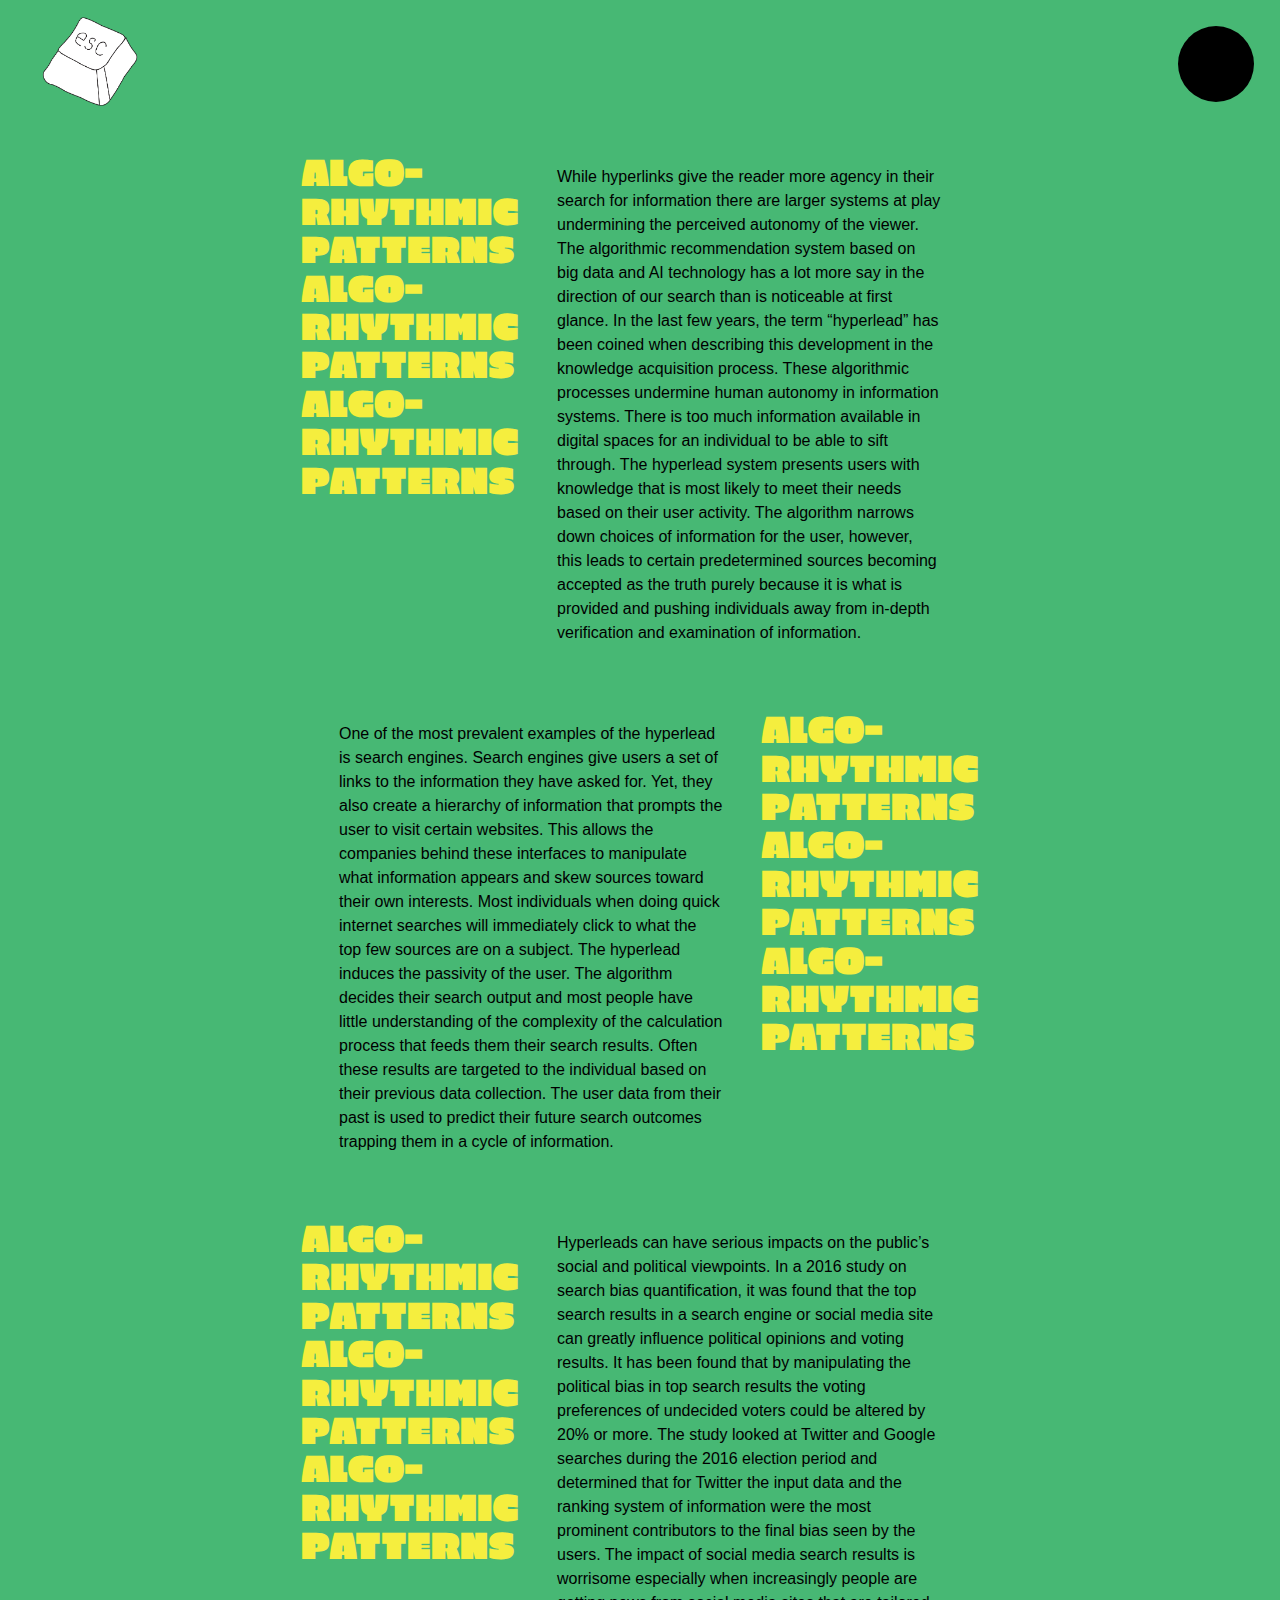
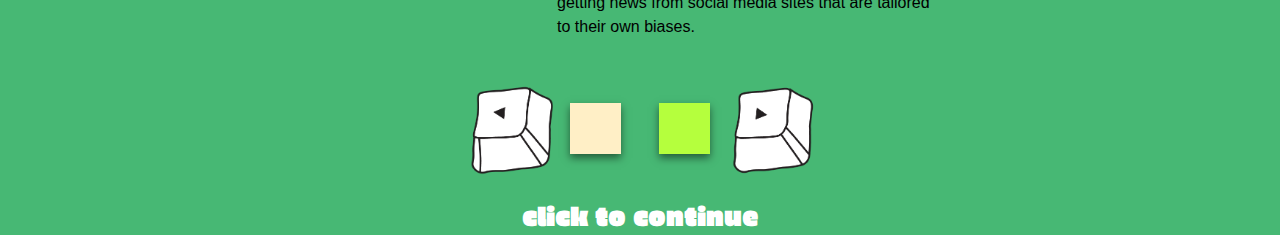
<file: algopatterns.html>
<!DOCTYPE html>
<html lang="en">
  <head>
    <meta charset="UTF-8" />
    <meta name="viewport" content="width=device-width, initial-scale=1.0" />
    <title>Document</title>
    <link rel="stylesheet" href="styles.css" />
    <link
      href="https://fonts.googleapis.com/css2?family=Erica+One&family=League+Gothic&display=swap"
      rel="stylesheet"
    />
  </head>
  <body id="patterns">
    <!-- top section ---------------------------------------------------------->
    <div class="top">
      <a href="index.html">
        <img class="esc" src="IMAGES/ESC.png" alt="Escape Key" />
      </a>
      <div class="circle"></div>
    </div>

    <!-- main body --------------------------------------------------------------------->
    <div class="algmain">
      <div class="algleft">
        ALGO- <br />
        RHYTHMIC <br />
        PATTERNS <br />
        ALGO- <br />
        RHYTHMIC <br />
        PATTERNS<br />
        ALGO- <br />
        RHYTHMIC <br />
        PATTERNS
      </div>
      <div class="algright">
        <p id="algtext">
          While hyperlinks give the reader more agency in their search for
          information there are larger systems at play undermining the perceived
          autonomy of the viewer. The algorithmic recommendation system based on
          big data and AI technology has a lot more say in the direction of our
          search than is noticeable at first glance. In the last few years, the
          term “hyperlead” has been coined when describing this development in
          the knowledge acquisition process. These algorithmic processes
          undermine human autonomy in information systems. There is too much
          information available in digital spaces for an individual to be able
          to sift through. The hyperlead system presents users with knowledge
          that is most likely to meet their needs based on their user activity.
          The algorithm narrows down choices of information for the user,
          however, this leads to certain predetermined sources becoming accepted
          as the truth purely because it is what is provided and pushing
          individuals away from in-depth verification and examination of
          information.
        </p>
      </div>
    </div>

    <div class="algmain">
      <div class="algleft2">
        <p id="algtext">
          One of the most prevalent examples of the hyperlead is search engines.
          Search engines give users a set of links to the information they have
          asked for. Yet, they also create a hierarchy of information that
          prompts the user to visit certain websites. This allows the companies
          behind these interfaces to manipulate what information appears and
          skew sources toward their own interests. Most individuals when doing
          quick internet searches will immediately click to what the top few
          sources are on a subject. The hyperlead induces the passivity of the
          user. The algorithm decides their search output and most people have
          little understanding of the complexity of the calculation process that
          feeds them their search results. Often these results are targeted to
          the individual based on their previous data collection. The user data
          from their past is used to predict their future search outcomes
          trapping them in a cycle of information.
        </p>
      </div>

      <div class="algright2">
        ALGO- <br />
        RHYTHMIC <br />
        PATTERNS <br />
        ALGO- <br />
        RHYTHMIC <br />
        PATTERNS<br />
        ALGO- <br />
        RHYTHMIC <br />
        PATTERNS
      </div>
    </div>

    <div class="algmain">
      <div class="algleft">
        ALGO- <br />
        RHYTHMIC <br />
        PATTERNS <br />
        ALGO- <br />
        RHYTHMIC <br />
        PATTERNS<br />
        ALGO- <br />
        RHYTHMIC <br />
        PATTERNS
      </div>
      <div class="algright">
        <p id="algtext">
          Hyperleads can have serious impacts on the public’s social and
          political viewpoints. In a 2016 study on search bias quantification,
          it was found that the top search results in a search engine or social
          media site can greatly influence political opinions and voting
          results. It has been found that by manipulating the political bias in
          top search results the voting preferences of undecided voters could be
          altered by 20% or more. The study looked at Twitter and Google
          searches during the 2016 election period and determined that for
          Twitter the input data and the ranking system of information were the
          most prominent contributors to the final bias seen by the users. The
          impact of social media search results is worrisome especially when
          increasingly people are getting news from social media sites that are
          tailored to their own biases.
        </p>
      </div>
    </div>

    <!-- bottom bar -------------------------------------------------------------------->
    <div class="bottombar">
      <img class="left-arrow" src="IMAGES/left arrow.png" alt="left arrow" />
      <div class="sq-beige">
        <a href="confitmationbias.html"></a>
      </div>
      <div class="sq-limegreen">
        <a href="hyperlinks.html"></a>
      </div>
      <img class="right-arrow" src="IMAGES/right arrow.png" alt="right arrow" />
    </div>

    <div class="click">click to continue</div>

    <script src="script.js"></script>
  </body>
</html>
</file>
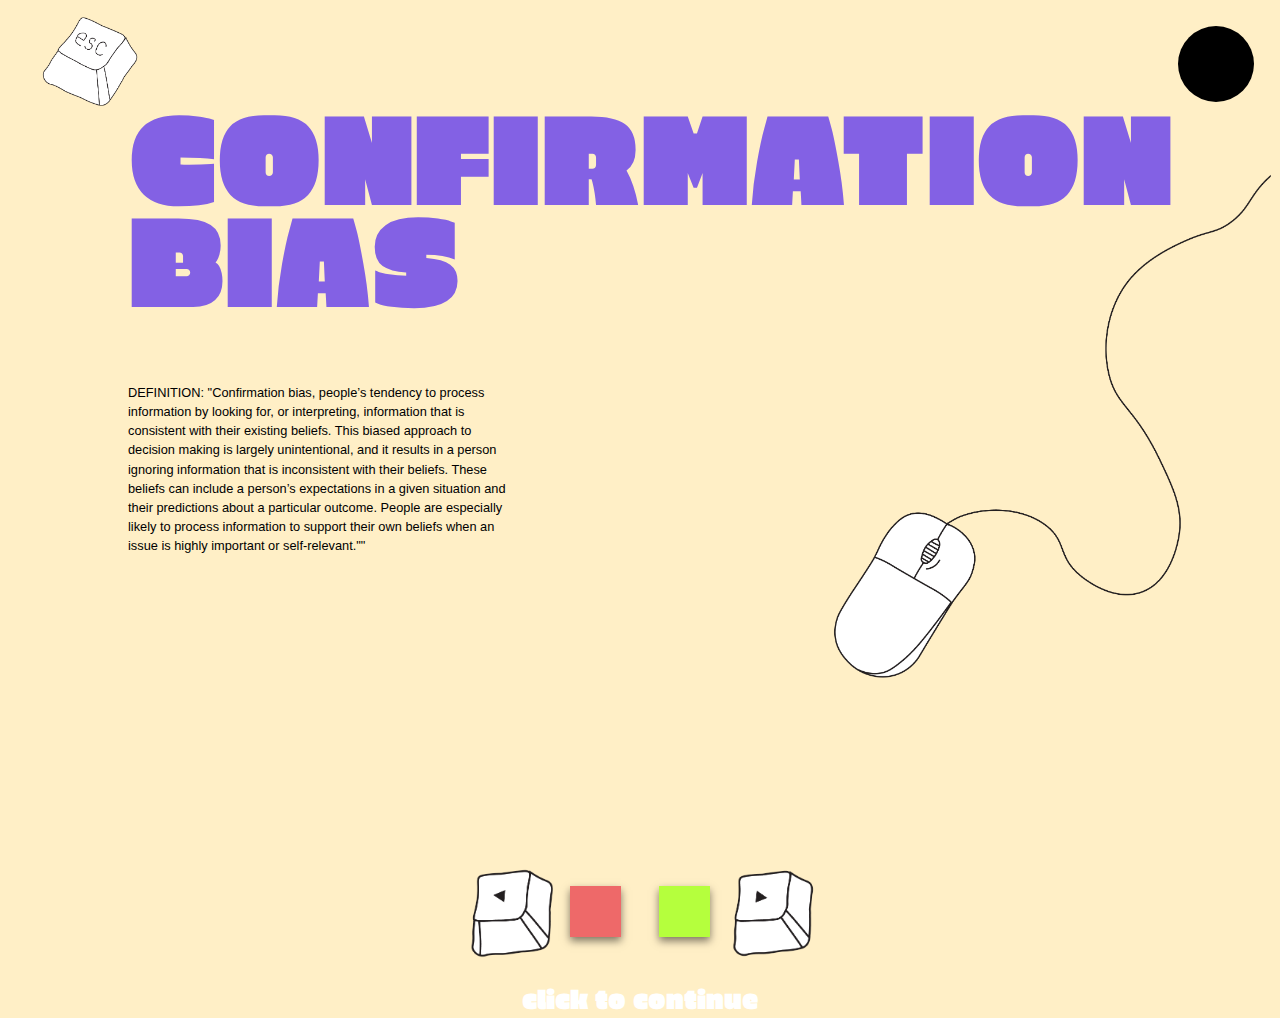
<file: confitmationbias.html>
<!DOCTYPE html>
<html lang="en">
  <head>
    <meta charset="UTF-8" />
    <meta name="viewport" content="width=device-width, initial-scale=1.0" />
    <title>Document</title>
    <link rel="stylesheet" href="styles.css" />
    <link
      href="https://fonts.googleapis.com/css2?family=Erica+One&family=League+Gothic&display=swap"
      rel="stylesheet"
    />
  </head>
  <body id="bias">
    <!-- top section ---------------------------------------------------------->
    <div class="top">
      <a href="index.html">
        <img class="esc" src="IMAGES/ESC.png" alt="Escape Key" />
      </a>
      <div class="circle"></div>
    </div>
    <!-- main body --------------------------------------------------------------------->

    <div id="biastitle">
      CONFIRMATION <br />
      <br />
      BIAS
    </div>

    <div class="biasmain">
      <div class="biasleft">
        <p id="biastext">
          DEFINITION: "Confirmation bias, people’s tendency to process
          information by looking for, or interpreting, information that is
          consistent with their existing beliefs. This biased approach to
          decision making is largely unintentional, and it results in a person
          ignoring information that is inconsistent with their beliefs. These
          beliefs can include a person’s expectations in a given situation and
          their predictions about a particular outcome. People are especially
          likely to process information to support their own beliefs when an
          issue is highly important or self-relevant.""

          <br />
        </p>
      </div>
      <div class="biasright">
        <img id="mouse" src="IMAGES/mouse.png" alt="computer mouse" />
      </div>
    </div>
    <!-- bottom bar -------------------------------------------------------------------->

    <div class="bottombar">
      <img class="left-arrow" src="IMAGES/left arrow.png" alt="left arrow" />
      <div class="sq-red">
        <a href="printtodigital.html"></a>
      </div>
      <div class="sq-limegreen">
        <a href="hyperlinks.html"></a>
      </div>

      <img class="right-arrow" src="IMAGES/right arrow.png" alt="right arrow" />
    </div>

    <div class="click">click to continue</div>

    <script src="script.js"></script>
  </body>
</html>
</file>
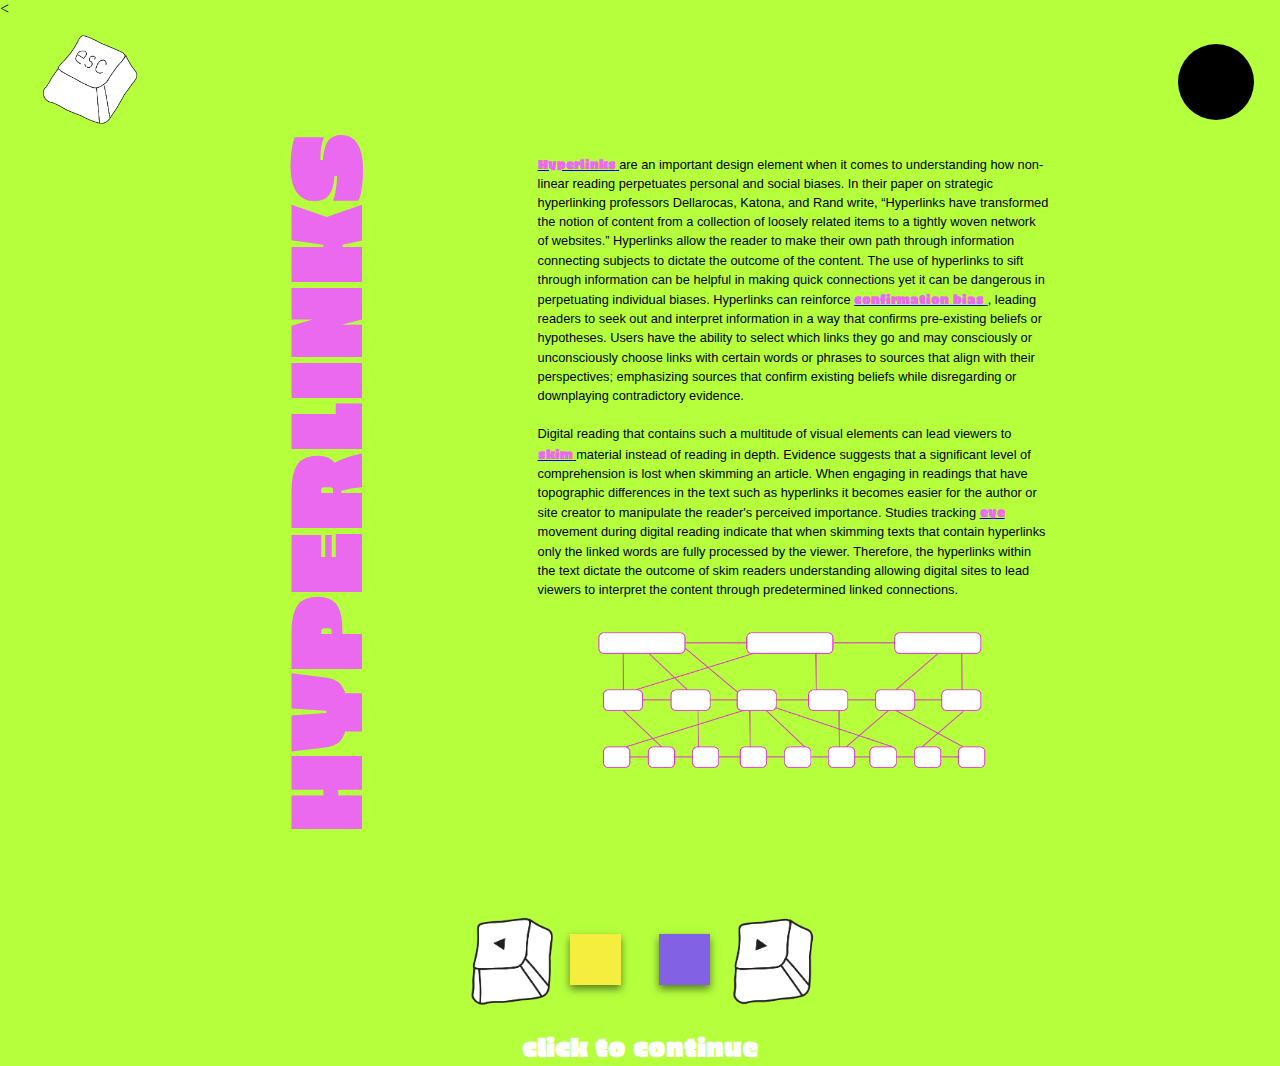
<file: hyperlinks.html>
<<!DOCTYPE html>
<html lang="en">
  <head>
    <meta charset="UTF-8" />
    <meta name="viewport" content="width=device-width, initial-scale=1.0" />
    <title>Document</title>
    <link rel="stylesheet" href="styles.css" />
    <link
      href="https://fonts.googleapis.com/css2?family=Erica+One&display=swap"
      rel="stylesheet"
    />
    <link
      href="https://fonts.googleapis.com/css2?family=League+Gothic&display=swap"
      rel="stylesheet"
    />
  </head>
  <body id="hyperlink">
    <!-- top section ---------------------------------------------------------->
    <div class="top">
      <a href="index.html">
        <img class="esc" src="IMAGES/ESC.png" alt="Escape Key" />
      </a>
      <div class="circle"></div>
    </div>
    <!-- main body --------------------------------------------------------------------->
    <div class="mainbodyh">
      <div class="hyperleft">
        <div id="htitle">HYPERLINKS</div>
      </div>
      <div class="hyperright">
        <p id="htext">
          <a
            href="https://www.google.com/search?q=hyperlink&rlz=1C5CHFA_enUS720US721&oq=hyperli&gs_lcrp=EgZjaHJvbWUqDggAEEUYJxg7GIAEGIoFMg4IABBFGCcYOxiABBiKBTIGCAEQRRg5MgYIAhAjGCcyEwgDEC4YgwEYrwEYxwEYsQMYgAQyDQgEEAAYgwEYsQMYgAQyBggFEEUYPTIGCAYQRRg9MgYIBxBFGDyoAgCwAgA&sourceid=chrome&ie=UTF-8"
            class="special-link"
          >
            <span class="special-word">Hyperlinks</span>
          </a>
          are an important design element when it comes to understanding how
          non-linear reading perpetuates personal and social biases. In their
          paper on strategic hyperlinking professors Dellarocas, Katona, and
          Rand write, “Hyperlinks have transformed the notion of content from a
          collection of loosely related items to a tightly woven network of
          websites.” Hyperlinks allow the reader to make their own path through
          information connecting subjects to dictate the outcome of the content.
          The use of hyperlinks to sift through information can be helpful in
          making quick connections yet it can be dangerous in perpetuating
          individual biases. Hyperlinks can reinforce
          <a href="confitmationbias.html" class="special-link">
            <span class="special-word">confirmation bias</span> </a
          >, leading readers to seek out and interpret information in a way that
          confirms pre-existing beliefs or hypotheses. Users have the ability to
          select which links they go and may consciously or unconsciously choose
          links with certain words or phrases to sources that align with their
          perspectives; emphasizing sources that confirm existing beliefs while
          disregarding or downplaying contradictory evidence. <br />
          <br />
          Digital reading that contains such a multitude of visual elements can
          lead viewers to
          <a
            href="https://www.merriam-webster.com/dictionary/skim"
            class="special-link"
          >
            <span class="special-word">skim</span>
          </a>
          material instead of reading in depth. Evidence suggests that a
          significant level of comprehension is lost when skimming an article.
          When engaging in readings that have topographic differences in the
          text such as hyperlinks it becomes easier for the author or site
          creator to manipulate the reader's perceived importance. Studies
          tracking
          <a
            href="https://www.google.com/search?sca_esv=2f61a0c390a4d1ff&sca_upv=1&rlz=1C5CHFA_enUS720US721&sxsrf=ACQVn08rebjYIQLrljEaHlsTEf6idDxnWg:1714548993982&q=eye&uds=[base64]&udm=2&prmd=ivsmnbtz&sa=X&ved=2ahUKEwik2vHd-OuFAxW5LUQIHUVdC6YQtKgLegQIERAB&biw=1440&bih=813&dpr=2"
            class="special-link"
          >
            <span class="special-word">eye</span>
          </a>
          movement during digital reading indicate that when skimming texts that
          contain hyperlinks only the linked words are fully processed by the
          viewer. Therefore, the hyperlinks within the text dictate the outcome
          of skim readers understanding allowing digital sites to lead viewers
          to interpret the content through predetermined linked connections.
        </p>
        <img id="map" src="IMAGES/link map.png" alt="map of links" />
      </div>
    </div>
    <!-- bottom bar -------------------------------------------------------------------->
    <div class="bottombar">
      <img class="left-arrow" src="IMAGES/left arrow.png" alt="left arrow" />
      <div class="sq-yellow">
        <a href="textarchitecture.html"></a>
      </div>
      <div class="sq-blue">
        <a href="multimodularity.html"></a>
      </div>
      <img class="right-arrow" src="IMAGES/right arrow.png" alt="right arrow" />
    </div>
    <div class="click">click to continue</div>
    <script src="script.js"></script>
  </body>
</html>
</file>
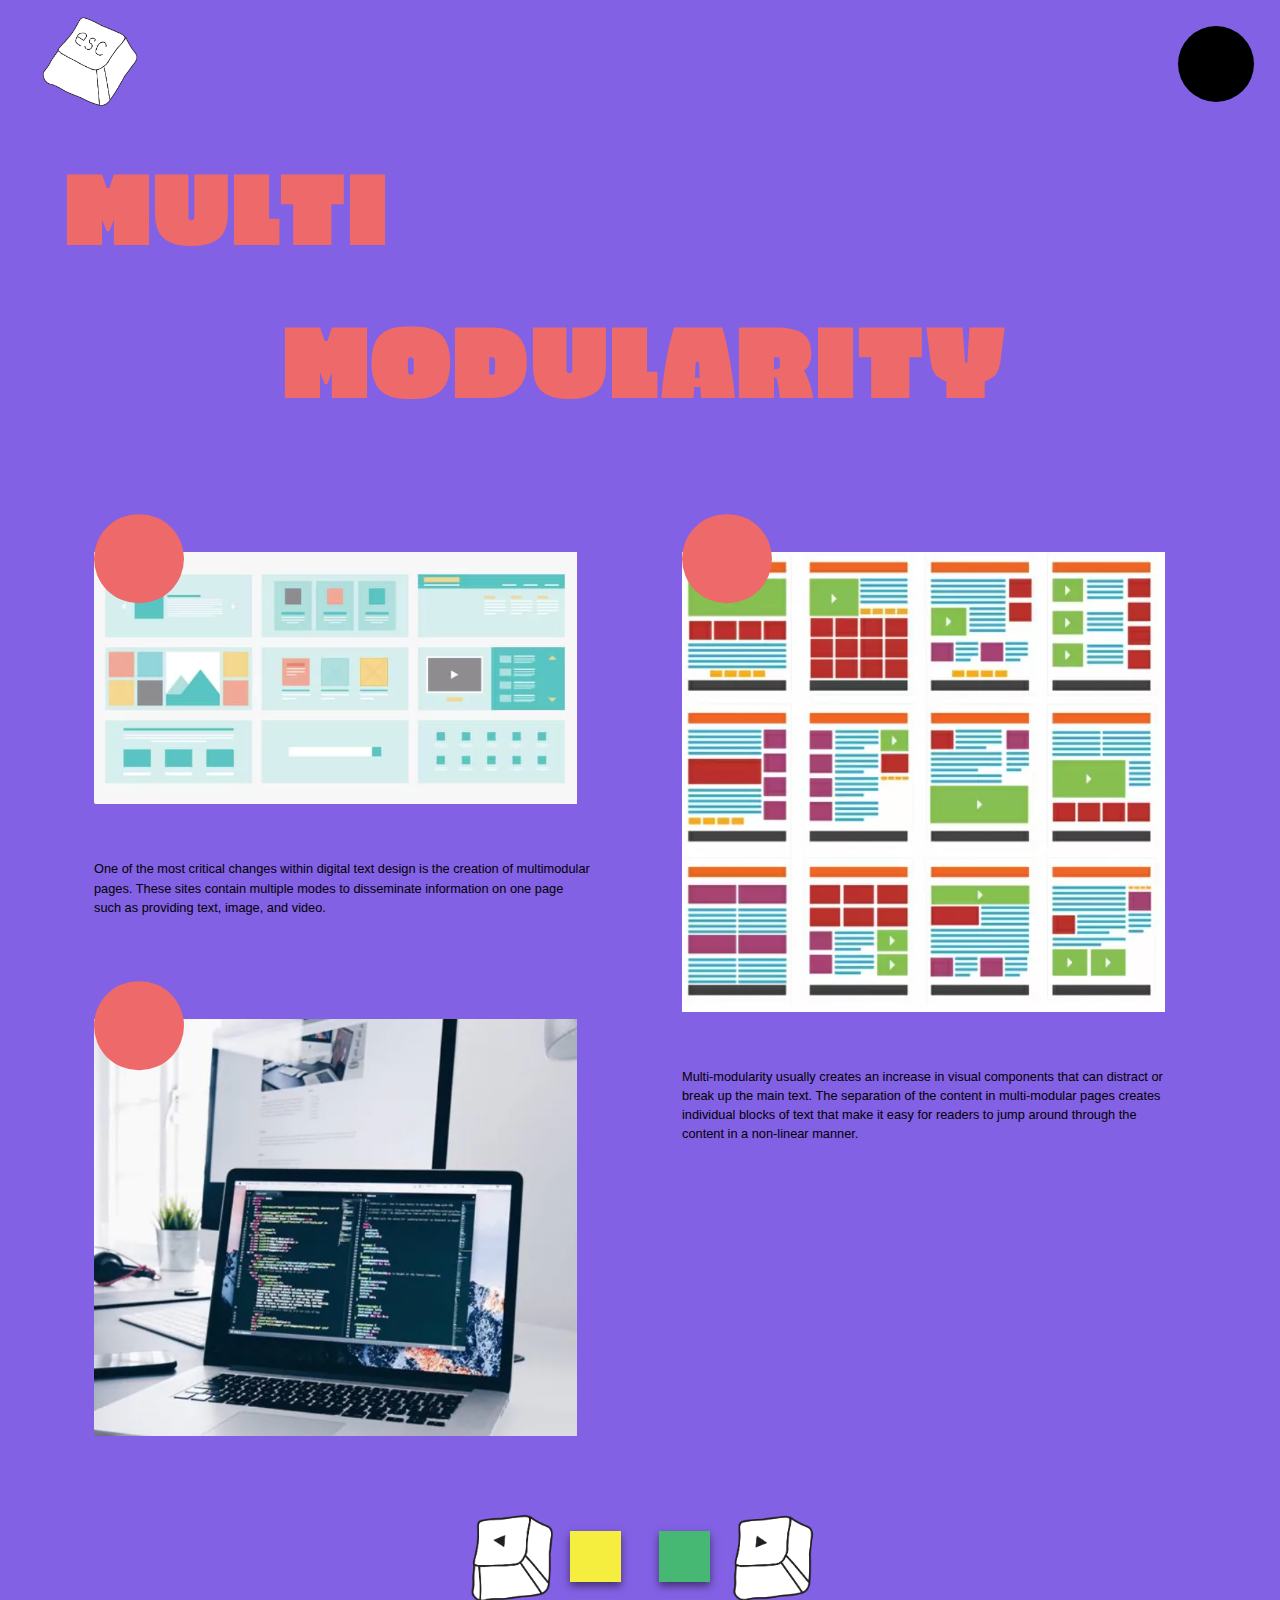
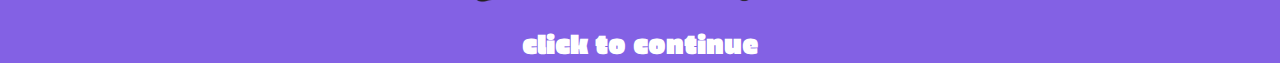
<file: multimodularity.html>
<!DOCTYPE html>
<html lang="en">
  <head>
    <meta charset="UTF-8" />
    <meta name="viewport" content="width=device-width, initial-scale=1.0" />
    <title>Document</title>
    <link rel="stylesheet" href="styles.css" />
    <link
      href="https://fonts.googleapis.com/css2?family=Erica+One&family=League+Gothic&display=swap"
      rel="stylesheet"
    />
  </head>
  <body id="modularity">
    <!-- top section ---------------------------------------------------------->
    <div class="top">
      <a href="index.html">
        <img class="esc" src="IMAGES/ESC.png" alt="Escape Key" />
      </a>
      <div class="circle"></div>
    </div>
    <!-- BODY ----------------------------------------->

    <div id="multititle">MULTI</div>
    <div id="multititle2">MODULARITY</div>

    <div class="content">
      <div class="column">
        <div class="redcircle"></div>
        <img src="IMAGES/multmod.png" alt="Image 1" />
        <p class="multtext">
          One of the most critical changes within digital text design is the
          creation of multimodular pages. These sites contain multiple modes to
          disseminate information on one page such as providing text, image, and
          video.
        </p>
        <div class="redcircle"></div>
        <img id="computer" src="IMAGES/Multmod3.png" alt="Image 1" />
      </div>

      <div class="column">
        <div class="redcircle"></div>
        <img src="IMAGES/Multmod2.png" alt="Image 2" />
        <p class="multtext">
          Multi-modularity usually creates an increase in visual components that
          can distract or break up the main text. The separation of the content
          in multi-modular pages creates individual blocks of text that make it
          easy for readers to jump around through the content in a non-linear
          manner.
        </p>
        <iframe
          width="560"
          height="315"
          src="https://www.youtube.com/embed/A-wi-zrMlzE"
          frameborder="0"
          allow="autoplay; encrypted-media"
          allowfullscreen
        ></iframe>
      </div>
    </div>
    <!-- bottom section ---------------------------------------------------------->
    <div class="bottombar">
      <img class="left-arrow" src="IMAGES/left arrow.png" alt="left arrow" />
      <div class="sq-yellow">
        <a href="textarchitecture.html"></a>
      </div>
      <div class="sq-green">
        <a href="algopatterns.html"></a>
      </div>
      <img class="right-arrow" src="IMAGES/right arrow.png" alt="right arrow" />
    </div>

    <div class="click">click to continue</div>

    <script src="script.js"></script>
  </body>
</html>
</file>
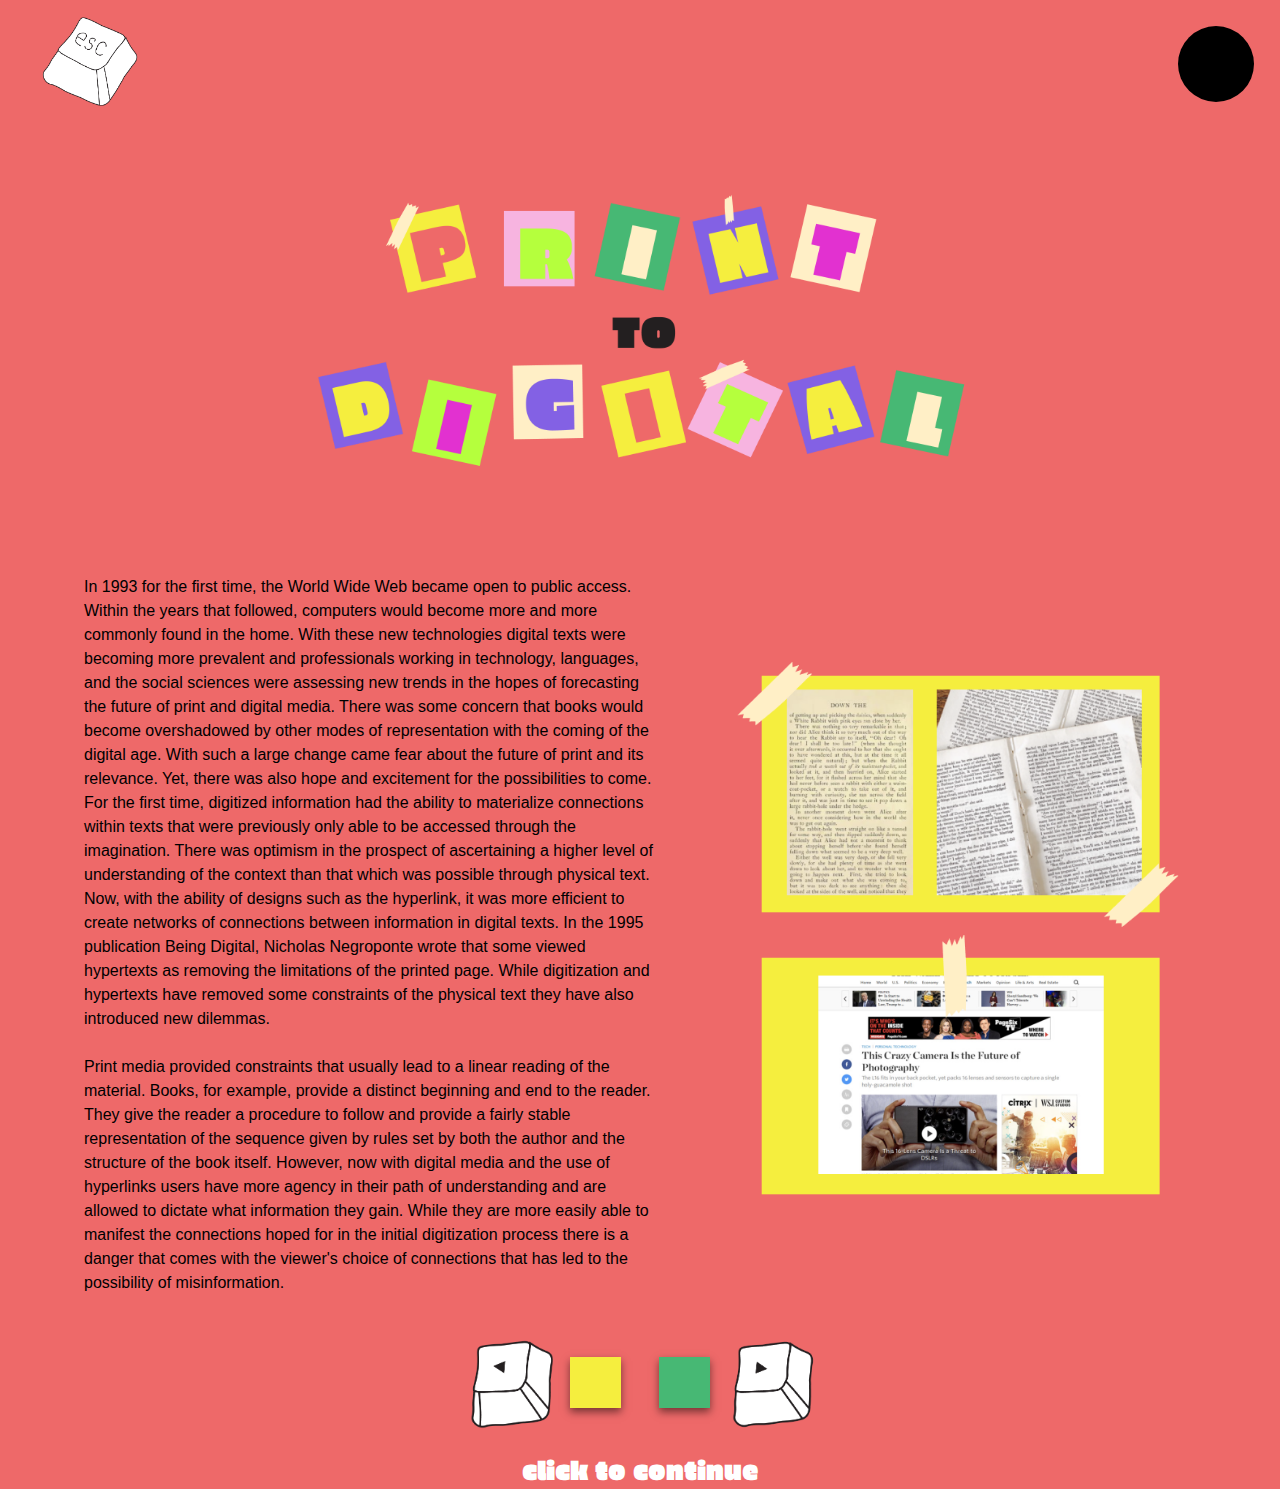
<file: printtodigital.html>
<!DOCTYPE html>
<html lang="en">
  <head>
    <meta charset="UTF-8" />
    <meta name="viewport" content="width=device-width, initial-scale=1.0" />
    <title>Document</title>
    <link rel="stylesheet" href="styles.css" />
    <link
      href="https://fonts.googleapis.com/css2?family=Erica+One&family=League+Gothic&display=swap"
      rel="stylesheet"
    />
  </head>
  <body class="body">
    <!-- top section ---------------------------------------------------------->
    <div class="top">
      <a href="index.html">
        <img class="esc" src="IMAGES/ESC.png" alt="Escape Key" />
      </a>
      <div class="circle"></div>
    </div>
    <!-- title ---------------------------------------------------------------->
    <img id="redtitle" src="IMAGES/cutout title.png" alt="Print to Digital" />
    <!-- main body ------------------------------------------------------------>
    <div id="redbody">
      <div class="text-column-red">
        <p>
          In 1993 for the first time, the World Wide Web became open to public
          access. Within the years that followed, computers would become more
          and more commonly found in the home. With these new technologies
          digital texts were becoming more prevalent and professionals working
          in technology, languages, and the social sciences were assessing new
          trends in the hopes of forecasting the future of print and digital
          media. There was some concern that books would become overshadowed by
          other modes of representation with the coming of the digital age. With
          such a large change came fear about the future of print and its
          relevance. Yet, there was also hope and excitement for the
          possibilities to come. For the first time, digitized information had
          the ability to materialize connections within texts that were
          previously only able to be accessed through the imagination. There was
          optimism in the prospect of ascertaining a higher level of
          understanding of the context than that which was possible through
          physical text. Now, with the ability of designs such as the hyperlink,
          it was more efficient to create networks of connections between
          information in digital texts. In the 1995 publication Being Digital,
          Nicholas Negroponte wrote that some viewed hypertexts as removing the
          limitations of the printed page. While digitization and hypertexts
          have removed some constraints of the physical text they have also
          introduced new dilemmas. <br />
          <br />
          Print media provided constraints that usually lead to a linear reading
          of the material. Books, for example, provide a distinct beginning and
          end to the reader. They give the reader a procedure to follow and
          provide a fairly stable representation of the sequence given by rules
          set by both the author and the structure of the book itself. However,
          now with digital media and the use of hyperlinks users have more
          agency in their path of understanding and are allowed to dictate what
          information they gain. While they are more easily able to manifest the
          connections hoped for in the initial digitization process there is a
          danger that comes with the viewer's choice of connections that has led
          to the possibility of misinformation.
        </p>
      </div>
      <div class="image-column-red">
        <img id="papers1" src="IMAGES/papers01.png" alt="print papers" />
        <img id="papers2" src="IMAGES/Papers02.png" alt="website fron page" />
      </div>
    </div>
    <!-- bottom bar -------------------------------------------------------------------->
    <div class="bottombar">
      <img class="left-arrow" src="IMAGES/left arrow.png" alt="left arrow" />
      <div class="sq-yellow">
        <a href="textarchitecture.html"></a>
      </div>
      <div class="sq-green"><a href="algopatterns.html"></a></div>

      <img class="right-arrow" src="IMAGES/right arrow.png" alt="right arrow" />
    </div>

    <div class="click">click to continue</div>
  </body>
</html>
</file>
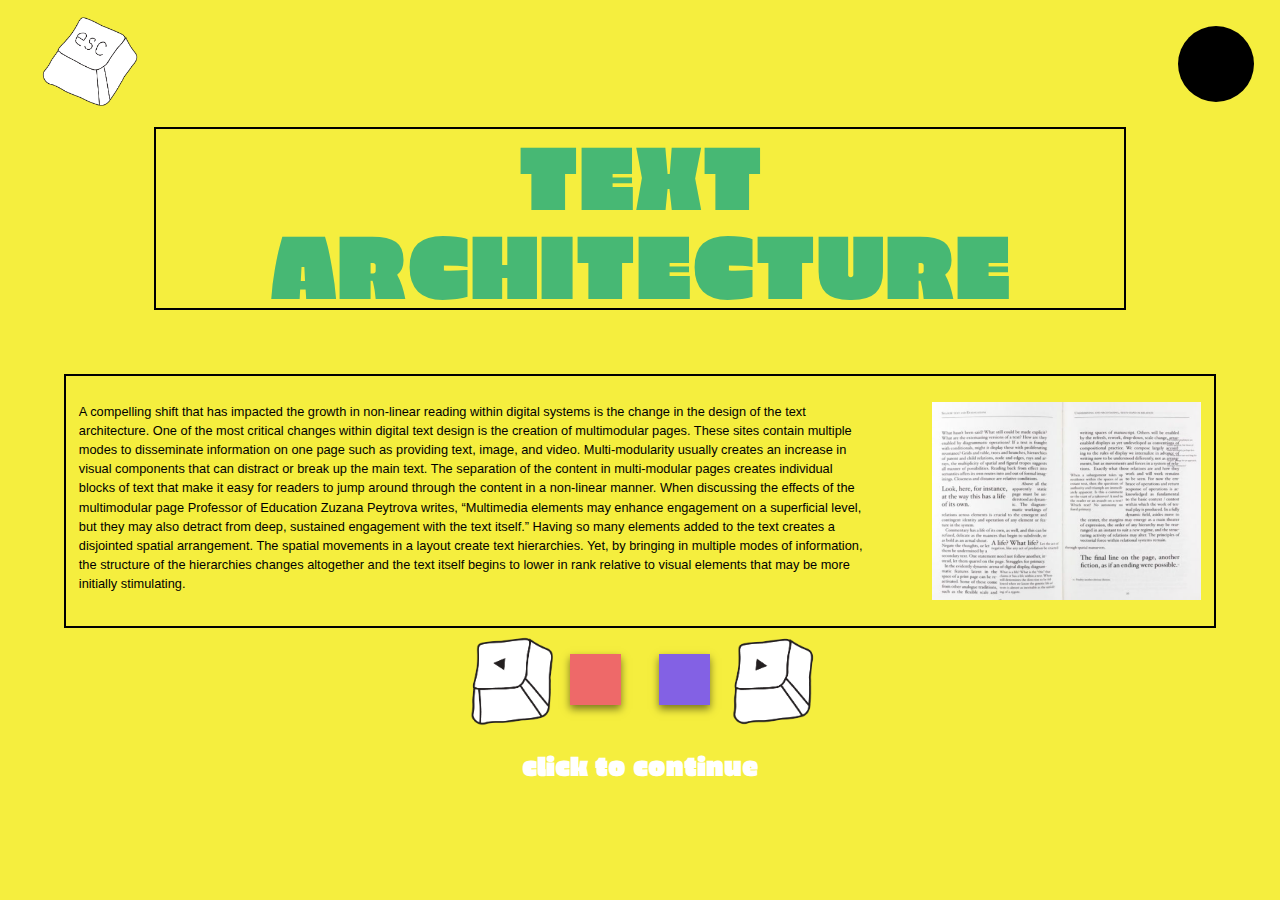
<file: textarchitecture.html>
<!DOCTYPE html>
<html lang="en">
  <head>
    <meta charset="UTF-8" />
    <meta name="viewport" content="width=device-width, initial-scale=1.0" />
    <title>Document</title>
    <link rel="stylesheet" href="styles.css" />
    <link
      href="https://fonts.googleapis.com/css2?family=Erica+One&family=League+Gothic&display=swap"
      rel="stylesheet"
    />
  </head>
  <body id="architecture">
    <!-- top section ---------------------------------------------------------->
    <div class="top">
      <a href="index.html">
        <img class="esc" src="IMAGES/ESC.png" alt="Escape Key" />
      </a>
      <div class="circle"></div>
    </div>

    <!-- BODY -->
    <div id="arctitle">
      TEXT <br />
      ARCHITECTURE
    </div>

    <div class="arcbody">
      <p id="arctext">
        A compelling shift that has impacted the growth in non-linear reading
        within digital systems is the change in the design of the text
        architecture. One of the most critical changes within digital text
        design is the creation of multimodular pages. These sites contain
        multiple modes to disseminate information on one page such as providing
        text, image, and video. Multi-modularity usually creates an increase in
        visual components that can distract or break up the main text. The
        separation of the content in multi-modular pages creates individual
        blocks of text that make it easy for readers to jump around through the
        content in a non-linear manner. When discussing the effects of the
        multimodular page Professor of Education Zuzana Peytrova writes,
        “Multimedia elements may enhance engagement on a superficial level, but
        they may also detract from deep, sustained engagement with the text
        itself.” Having so many elements added to the text creates a disjointed
        spatial arrangement. The spatial movements in a layout create text
        hierarchies. Yet, by bringing in multiple modes of information, the
        structure of the hierarchies changes altogether and the text itself
        begins to lower in rank relative to visual elements that may be more
        initially stimulating.
      </p>
      <img
        id="booklayout"
        src="IMAGES/Screen Shot 2024-05-01 at 1.14.35 AM.png"
        alt="Joanna Drucker Book Layout"
      />
    </div>

    <!-- bottom bar -------------------------------------------------------------------->
    <div class="bottombar">
      <img class="left-arrow" src="IMAGES/left arrow.png" alt="left arrow" />
      <div class="sq-red">
        <a href="printtodigital.html"></a>
      </div>
      <div class="sq-blue">
        <a href="multimodularity.html"></a>
      </div>
      <img class="right-arrow" src="IMAGES/right arrow.png" alt="right arrow" />
    </div>

    <div class="click">click to continue</div>

    <script src="script.js"></script>
  </body>
</html>
</file>
<file: styles.css>
/* MAIN PAGE MAIN PAGE MAIN PAGE MAIN PAGE MAIN PAGE MAIN PAGE MAIN PAGE */
/* HEADER BAR ************************************************************************************************/
#header{
    display:flex;
    background-color: #47B874;
    width: 100%;
    height: 7vw;
    justify-content: space-between;
    align-items: center;
    padding: 0;
}

.scrolling-text {
    white-space: nowrap; /* Prevent text from wrapping */
    overflow: hidden; /* Hide overflow content */
    animation: scrollText 20s linear infinite; /* Adjust speed (20s) and animation type (linear) as needed */
  }
  
  @keyframes scrollText {
    from {
      transform: translateX(100%); /* Start off-screen from the right */
    }
    to {
      transform: translateX(-100%); /* Move off-screen to the left */
    }
  }

#statement1{
    color:#b5FF3D;
    font-family: "Erica One", sans-serif;
    font-size: 6vw;
   

}

#statement2{
    color: #eb69ee;
    font-family: "Erica One", sans-serif;
    font-size: 6vw;
}

/* YELLOW BOX *********************************************************************************************/
.yellowbox{
    background-color: #F5EE3E ;
    height: 36vw;
    display: flex;
    justify-content: space-between;
  

}

.title {
    font-family: "fit", sans-serif;
    font-weight: 400;
    font-style: normal;
    font-size: 26vw;
    line-height: 1; /* Adjust the line-height as needed */
    margin: 0;
    transition: all 0.5s ease; /* Add a transition effect */
    display: inline-block; /* Ensures that the title doesn't take full width */
}



#star {
    width: 45vw;
    transform: translate(-30vw,-3vw);
    z-index: 1;
    cursor: pointer;
    transition: transform 0.2s ease; /* Add a smooth transition */
  }
  
  #star:hover {
    transform: translate(-30vw,-3vw) scale(1.1); /* Increase the size by 10% */
  }

#welcome{
    font-family: "Erica One", sans-serif;
    color: white;
    font-size: 2vw;
    align-self: center;
  transform: translate(-58vw,-5vw);
  z-index: 3;

}

#textbox{
    width: 32vw;
    transform: translate(20vw,16vw);
    z-index: 2;
    opacity: 0;
}

#line2 {
    max-width: 40vw; /* Adjust the maximum width as needed */
  }
/* DIAGONAL SPLIT! *****************************************************************************************/
body, html {
    height: 100%;
    margin: 0;
    padding: 0;
    background-color: transparent; /* Set body background to transparent */
}

.diagonal-background {
    position: relative;
    width: 100%;
    height: 20vw;
}

.diagonal-background::before,
.diagonal-background::after {
    content: '';
    position: absolute;
    width: 100%;
    height: 100%;
    z-index: -1;
}

.diagonal-background::before {
    top: 0;
    left: 0;
    background: linear-gradient(to bottom right, #F5EE3E 50%, transparent 50%);
}

.diagonal-background::after {
    bottom: 0;
    right: 0;
    background: linear-gradient(to bottom right, transparent 50%, #F7B4E0 50%);
}

/* PINK BOX **************************************************************************************/
.pinkbox {
    background-color: #F7B4E0;
    height: 120vw;
    display: flex;
    flex-direction: column;
    align-items: center;
}

.top-section {
    display: flex;
}

#randomLink, #arrows {
    width: 30vw;
    height: 30vw;
    margin: 0 12vw;
}
#randomLink:hover {
    cursor: pointer;
}

/* BOXES MAIN PAGE ***********************************************************/
.box-container {
    display: grid;
    grid-template-columns: repeat(3, 1fr);
    gap: 15px;
    margin-top: 20px;
}

.box h1 {
  margin: 0; /* Reset margin to remove the gap */
}

#box1, #box2, #box3, #box4, #box5, #box6 {
    width: 30vw;
    border-top: 7px solid black;
    border-left: 7px solid black;
    margin-top: -7px;
    margin-left: -7px;
    
}

#box1 {
    height: 35vw; /* Adjust the height of box1 */
    grid-column: 1 / span 1;
    grid-row: 1 / span 3;
    background-color: #EE6969;
    display: flex;
    flex-wrap: wrap;
    cursor: pointer;
}

#box2 {
    height: 25vw; /* Adjust the height of box2 */
    grid-column: 2 / span 1;
    grid-row: 1 / span 1;
    background-color: #FFEFC6;
    display: flex;
    flex-wrap: wrap;
    cursor: pointer;
}

#box3 {
    height: 35vw; /* Adjust the height of box3 */
    grid-column: 3 / span 1;
    grid-row: 1 / span 3;
    background-color: #47B874;
    display: flex;
    flex-wrap: wrap;
    cursor: pointer;
}

#box4 {
    height: 30vw; /* Adjust the height of box4 */
    grid-column: 1 / span 1;
    grid-row: 3 / span 1;
    background-color: #b5FF3D;
    display: flex;
    flex-wrap: wrap;
    cursor: pointer;
}

#box5 {
    height: 40vw; /* Adjust the height of box5 */
    grid-column: 2 / span 2;
    grid-row: 2 / span 2;
    background-color: #F5EE3E;
    display: flex;
    flex-wrap: wrap;
    cursor: pointer;
}

#box6 {
    height: 30vw; /* Adjust the height of box6 */
    grid-column: 3 / span 1;
    grid-row: 3 / span 1;
    background-color: #8361E4;
    display: flex;
    flex-wrap: wrap;
    cursor: pointer;
}

.circles {
    width: 5vw;
    height: 5vw;
    background-color: black;
    border-radius: 50%; 
    margin-top: 1vw;
    margin-left: 24vw;
    margin-bottom: 0;
}

#text1
{
    font-family: "Erica One", sans-serif;
    color: #FFEFC6;
    font-size: 4vw;
    line-height: 4vw;
    margin-left: 2vw;
}

#text2
{font-family: "Erica One", sans-serif;
    color: #8361E4;
    font-size: 4vw;
    line-height: 4vw;
    margin-left: 2vw;
}

#text3
{font-family: "Erica One", sans-serif;
    color: #F5EE3E;
    font-size: 4vw;
    line-height: 4vw;
    margin-left: 2vw;
}

#text4
{font-family: "Erica One", sans-serif;
    color: #eb69ee;
    font-size: 4vw;
    line-height: 4vw;
    margin-left: 2vw;
}

#text5
{font-family: "Erica One", sans-serif;
    color: #47B874;
    font-size: 4vw;
    line-height: 4vw;
    margin-left: 2vw;
}

#text6
{font-family: "Erica One", sans-serif;
    color: #EE6969;
    font-size: 4vw;
    line-height: 4vw;
    margin-left: 2vw;
}


/* #redwords{
    margin-top: 1vw;
    font-family: "Erica One", sans-serif;
    color:#FFEFC6; */


    

/* Yellow Box 2.0 ****************************************************************************************/
.yellowbox2{
        background-color: #F5EE3E ;
        height: 36vw;
        display: flex;
        justify-content: space-between;
        align-items: end;
      
}

#year{
    font-family: "fit", sans-serif;
    font-weight: 400;
    font-style: normal;
    font-size: 18vw;
    line-height: 1; /* Adjust the line-height as needed */
    margin: 0;
    padding-left: 4vw;
    padding-bottom: 2vw;
}

#name{
    font-family: "fit", sans-serif;
    font-weight: 400;
    font-style: normal;
    font-size: 12vw;
    line-height: 1; /* Adjust the line-height as needed */
    margin: 0;
    padding-bottom: 2vw ;
    padding-right: 2vw;

}

/* no horizontal scroll *************************************************************************************/
body {
    overflow-x: hidden;
}

/* PRINT TO DIGITAL PRINT TO DIGITAL PRINT TO DIGITAL PRINT TO DIGITAL */
.body{
    background-color: #EE6969;
}

.top{
    display: flex;
    justify-content: space-between;
}

.esc{
    width:10vw;
    margin-left: 2vw;
}

.circle {
    width: 6vw;
    height: 6vw;
    background-color: black;
    border-radius: 50%; 
    margin-top: 2vw;
    margin-right: 2vw;}

#redtitle{
    width: 100vw;
    margin-left: 8vw;
}

#redbody {
    display: flex;
    justify-content: center; 
    align-items: center; 
    background-color: #EE6969; 
    padding: 20px; 
  }
  
  .text-column-red {
    flex: 1; 
    padding-right: 20px; 
    margin-left: 5vw;
    color: black; 
    font-family: Arial, Helvetica, sans-serif; 
    font-size: 1rem; 
    line-height: 1.5; 
  }
  
  .image-column-red {
    flex: 1; 
    display: flex; 
    flex-direction: column; 
    align-items: center; 
  }
  
  #papers1, #papers2 {
    width: 80%; 
    max-width: 100%; 
    height: auto; 
    margin-right: 20px; 
  }

/* bottom bar  *************************************************************/

.bottombar{
    display: flex;
    justify-content: center;
}
.left-arrow{
    width: 9vw;
    margin-bottom: 1vw;
}

.sq-yellow {
    position: relative;
    height: 4vw;
    width: 4vw;
    background-color: #F5EE3E;
    margin-right: 3vw;
    margin-top: 2vw;
    box-shadow: 0px 4px 8px rgba(0, 0, 0, 0.5); 
}

.sq-yellow a {
    display: block;
    width: 100%;
    height: 100%;
    position: absolute;
    top: 0;
    left: 0;
}

.sq-red {
    position: relative;
    height: 4vw;
    width: 4vw;
    background-color: #EE6969;
    margin-right: 3vw;
    margin-top: 2vw;
    box-shadow: 0px 4px 8px rgba(0, 0, 0, 0.5); 
}

.sq-red a {
    display: block;
    width: 100%;
    height: 100%;
    position: absolute;
    top: 0;
    left: 0;
}

.sq-green {
    position: relative;
    height: 4vw;
    width: 4vw;
    background-color: #47B874;
    margin-top: 2vw;
    box-shadow: 0px 4px 8px rgba(0, 0, 0.0, 0.5); 
}

.sq-green a {
    display: block;
    width: 100%;
    height: 100%;
    position: absolute;
    top: 0;
    left: 0;
}
.right-arrow{
    width: 9vw;
    margin-bottom: 1vw;
    
}

.click{
    font-family: "Erica One", sans-serif;
    color: white;
    font-size: 2vw;
    text-align: center;
    margin-bottom: 2vw;
}

/* confirmation bias confirmation bias confirmation bias confirmation bias confirmation bias */
 #bias {
    background-color: #FFEFC6;}

    .sq-limegreen {
        position: relative;
        height: 4vw;
        width: 4vw;
        background-color: #b5FF3D;
        margin-top: 2vw;
        box-shadow: 0px 4px 8px rgba(0, 0, 0.0, 0.5); 
    }
    
    .sq-limegreen a {
        display: block;
        width: 100%;
        height: 100%;
        position: absolute;
        top: 0;
        left: 0;
    }

    #biastitle{ 
        font-family: "Erica One", sans-serif;
         color: #8361E4;
        font-size: 10vw;
        line-height: 4vw;
        margin-left: 10vw;
    }

    .biasmain{
        display: flex;
    }

    #biastext{
        width: 30vw;
        margin-left: 10vw;
        margin-top: 8vw;
        font-family: Arial, Helvetica, sans-serif;
        font-size: 1vw;
        line-height: 1.5vw;
    }
    #mouse{
        width: 45vw;
      
        transform: translate(21vw,-10vw);
    
    }
        


 /* algorythmic patterns algorythmic patterns algorythmic patterns algorythmic patterns algorythmic patterns*/
 #patterns{
    background-color: #47B874;
 }

 .sq-beige {
    position: relative;
    height: 4vw;
    width: 4vw;
    background-color: #FFEFC6;
    margin-right: 3vw;
    margin-top: 2vw;
    box-shadow: 0px 4px 8px rgba(0, 0, 0, 0.5); 
}

.sq-beige a {
    display: block;
    width: 100%;
    height: 100%;
    position: absolute;
    top: 0;
    left: 0;
}
.algmain{display: flex;
justify-content: center;}

.algleft{
    color: #F5EE3E;
    font-family: "Erica One", sans-serif;
    font-size: 3vw;
    line-height: 3vw;
    margin-top: 2vw;
}

.algright2{color: #F5EE3E;
    font-family: "Erica One", sans-serif;
    font-size: 3vw;
    line-height: 3vw;
margin-top: 2vw;}

#algtext{
    width: 30vw;
    font-family: Arial, Helvetica, sans-serif;
    margin: 3vw;
    line-height: 1.5;
}





 
 /* hyperlink hyperlink hyperlink hyperlink hyperlink hyperlink hyperlink hyperlink  */
 #hyperlink{
    background-color: #b5FF3D;
 }

 .mainbodyh{
    display: flex;
    justify-content: space-between;
 }

 .hyperleft{
    width: 25vw;
 }
 .hyperright{
    width: 40vw;
    margin-right: 18vw;
 }

 #htitle{
    font-family: "Erica One", sans-serif;
    color: #eb69ee;
    transform: rotate(-90deg);
    font-size: 8vw;
    margin-top: 48vw;
    margin-left: 25vw;


 }
 #htext{
    font-family: Arial, Helvetica, sans-serif;
    line-height: 1.5vw;
    font-size: 1vw;
    

 }

 #map{
  margin-left: 3vw;
  
 }

 .special-word{ font-family: "Erica One", sans-serif;
    color: #eb69ee;

 }

 .sq-blue {
    position: relative;
    height: 4vw;
    width: 4vw;
    background-color: #8361E4;
    margin-top: 2vw;
    box-shadow: 0px 4px 8px rgba(0, 0, 0.0, 0.5); 
}

.sq-blue a {
    display: block;
    width: 100%;
    height: 100%;
    position: absolute;
    top: 0;
    left: 0;
}
 



 /* text architecture text architecture text architecture text architecture text architecture */
 #architecture{
    background-color:#F5EE3E;
 }

 #arctitle{
    font-family: "Erica One", sans-serif;
    color: #47B874;;
    font-size: 7vw;
    line-height: 7vw;
    text-align: center;
    margin-bottom: 5vw;
    border: 2px solid black;
    margin-left: 12vw;
    margin-right: 12vw;

    
 }

 .arcbody{
    display: flex;
    border: 2px solid black;
    margin-left: 5vw;
    margin-right: 5vw;
    margin-top: 4vw;
    margin-bottom: 4w;
 }

 #arctext{
    font-family: Arial, Helvetica, sans-serif;
    font-size: 1vw;
    line-height: 1.5vw;
    margin-left: 1vw;
    margin-right: 5vw;
    margin-top: 2vw;
 }

 #booklayout{
    width: 21vw;
    margin-right: 1vw;
    margin-top: 2vw;
    margin-bottom: 2vw;
 }

 /* multi-modularity multi-modularity multi-modularity multi-modularity multi-modularity*/
 #modularity{
    background-color: #8361E4;
 }

 #multititle{
    font-family: "Erica One", sans-serif;
    font-size: 8vw;
    color: #EE6969;
    margin-left: 5vw;

 }

 #multititle2{
    font-family: "Erica One", sans-serif;
    font-size: 8vw;
    color: #EE6969;
    margin-left: 22vw;

 }

 .content {
    display: flex;
    justify-content: space-around;
    padding: 20px;
    margin-left: 5vw;
  }
  
  .column {
    flex: 1;
    padding: 10px;
  }
  
  img {
    max-width: 85%;
    height: auto;
  }

  .multtext{
    font-family: Arial, Helvetica, sans-serif;
    font-size: 1vw;
    line-height: 1.5vw;
    width: 39vw;
   margin-top: 4vw;
   
    
  }
  
  .redcircle {
    width: 7vw;
    height: 7vw;
    border-radius: 50%; /* Use border-radius to create a circle */
    background-color: #EE6969; 
    transform: translate(0,4vw);
  }
</file>
